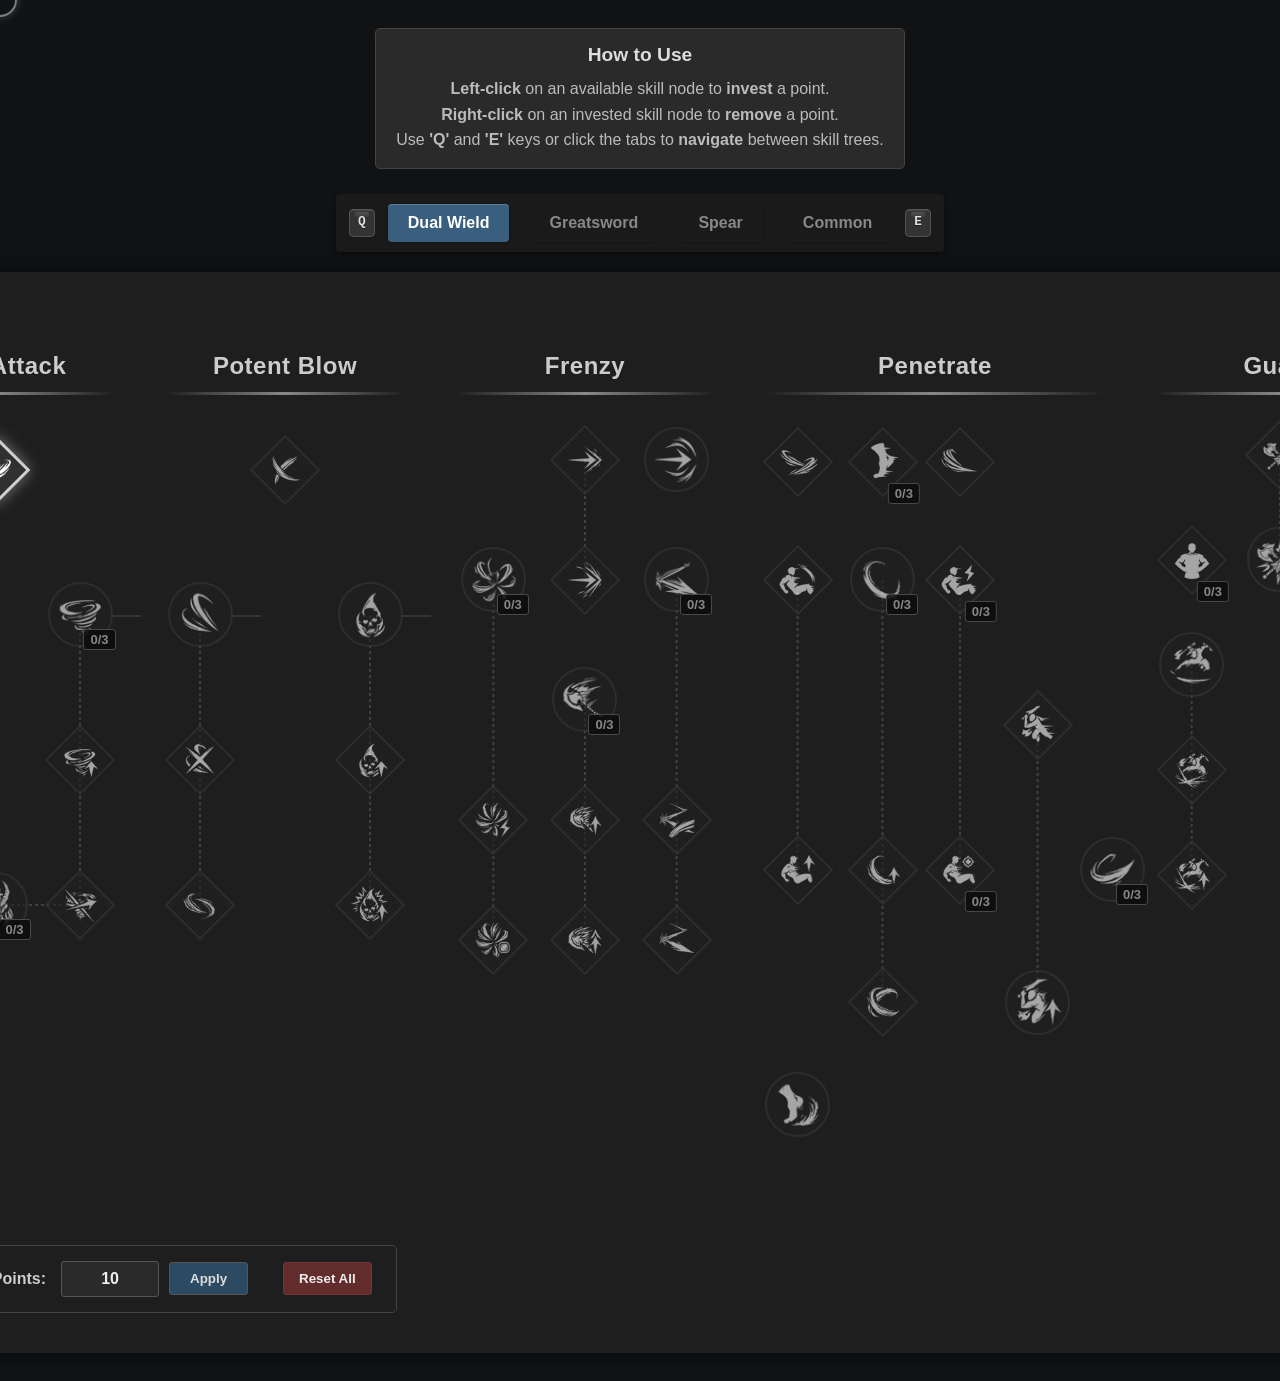
<file: index.html>
<!DOCTYPE html>
<html lang="en">
  <head>
    <meta charset="UTF-8" />
    <meta name="viewport" content="width=device-width, initial-scale=1.0" />
    <title>Khazan: Skill Tree</title>
    <link rel="stylesheet" href="style.css" />
  </head>
  <body>
    <div class="instructions">
      <h2>How to Use</h2>
      <p>
        <b>Left-click</b> on an available skill node to <b>invest</b> a
        point.<br />
        <b>Right-click</b> on an invested skill node to <b>remove</b> a
        point.<br />
        Use <b>'Q'</b> and <b>'E'</b> keys or click the tabs to
        <b>navigate</b> between skill trees.
      </p>
    </div>

    <nav class="skill-tabs">
      <div class="tab-item-wrapper">
        <span class="nav-key-hint">Q</span>
        <div class="tab-item active" data-tab-id="dual-wield">Dual Wield</div>
      </div>
      <div class="tab-item-wrapper">
        <div class="tab-item" data-tab-id="greatsword">Greatsword</div>
      </div>
      <div class="tab-item-wrapper">
        <div class="tab-item" data-tab-id="spear">Spear</div>
      </div>
      <div class="tab-item-wrapper">
        <div class="tab-item" data-tab-id="common">Common</div>
        <span class="nav-key-hint">E</span>
      </div>
    </nav>

    <div class="skill-tree-container">
      <svg id="skill-lines" class="skill-lines"></svg>

      <!-- Dual Wield Tree -->
      <div class="skill-tree-content active" id="dual-wield-tree">
        <svg class="skill-lines" id="dual-wield-lines"></svg>
        <div class="skill-columns-container" id="dual-wield-columns">
          <div class="column-wrapper">
            <h2 class="column-title">Swift Attack</h2>
            <div class="skill-column" id="column-1">
              <div
                class="skill-node node-a available highlighted"
                id="c1-a"
                data-max-points="1"
                data-current-points="0"
                data-children=""
              >
                <div class="skill-icon" data-icon="blazing-assault"></div>
              </div>
              <div
                class="skill-node node-b locked"
                id="c1-b"
                data-max-points="3"
                data-current-points="0"
                data-prereq="c1-a"
                data-children="c1-d"
                data-exclusive-with="c1-c"
              >
                <div class="skill-icon" data-icon="howling-blade"></div>
              </div>
              <div
                class="skill-node node-c locked"
                id="c1-c"
                data-max-points="3"
                data-current-points="0"
                data-prereq="c1-a"
                data-children="c1-e"
                data-exclusive-with="c1-b"
              >
                <div class="skill-icon" data-icon="whirlwind"></div>
              </div>
              <div
                class="skill-node node-d locked"
                id="c1-d"
                data-max-points="1"
                data-current-points="0"
                data-prereq="c1-b"
                data-children="c1-f"
              >
                <div
                  class="skill-icon"
                  data-icon="howling-blade-punishment"
                ></div>
              </div>
              <div
                class="skill-node node-e locked"
                id="c1-e"
                data-max-points="1"
                data-current-points="0"
                data-prereq="c1-c"
                data-children="c1-h"
              >
                <div class="skill-icon" data-icon="whirlwind-swiftness"></div>
              </div>
              <div
                class="skill-node node-f locked"
                id="c1-f"
                data-max-points="1"
                data-current-points="0"
                data-prereq="c1-d"
                data-children="c1-g"
              >
                <div class="skill-icon" data-icon="howling-blade-resolve"></div>
              </div>
              <div
                class="skill-node node-g locked"
                id="c1-g"
                data-max-points="3"
                data-current-points="0"
                data-prereq="c1-f,c1-h"
              >
                <div class="skill-icon" data-icon="phantom-sword-dance"></div>
              </div>
              <div
                class="skill-node node-h locked"
                id="c1-h"
                data-max-points="1"
                data-current-points="0"
                data-prereq="c1-e"
                data-children="c1-g"
              >
                <div class="skill-icon" data-icon="whirlwind-chain"></div>
              </div>
            </div>
          </div>

          <div class="column-wrapper">
            <h2 class="column-title">Potent Blow</h2>
            <div class="skill-column" id="column-2">
              <div
                class="skill-node node-a locked"
                id="c2-a"
                data-max-points="1"
                data-current-points="0"
                data-prereq="c1-g"
                data-children=""
              ></div>
              <div
                class="skill-node node-b locked"
                id="c2-b"
                data-max-points="1"
                data-current-points="0"
                data-prereq="c2-a"
                data-children="c2-d"
                data-exclusive-with="c2-c"
              ></div>
              <div
                class="skill-node node-c locked"
                id="c2-c"
                data-max-points="1"
                data-current-points="0"
                data-prereq="c2-a"
                data-children="c2-e"
                data-exclusive-with="c2-b"
              ></div>
              <div
                class="skill-node node-d locked"
                id="c2-d"
                data-max-points="1"
                data-current-points="0"
                data-prereq="c2-b"
                data-children="c2-f"
              >
                D
              </div>
              <div
                class="skill-node node-e locked"
                id="c2-e"
                data-max-points="1"
                data-current-points="0"
                data-prereq="c2-c"
                data-children="c2-h"
              >
                E
              </div>
              <div
                class="skill-node node-f locked"
                id="c2-f"
                data-max-points="1"
                data-current-points="0"
                data-prereq="c2-d"
                data-children=""
              >
                F
              </div>
              <div
                class="skill-node node-h locked"
                id="c2-h"
                data-max-points="1"
                data-current-points="0"
                data-prereq="c2-e"
                data-children=""
              >
                H
              </div>
            </div>
          </div>

          <div class="column-wrapper">
            <h2 class="column-title">Frenzy</h2>
            <div class="skill-column" id="column-3">
              <div
                class="skill-node node-a locked"
                id="c3-a"
                data-max-points="1"
                data-current-points="0"
                data-prereq="c2-f,c2-h"
                data-children="c3-d"
              ></div>
              <div
                class="skill-node node-b locked"
                id="c3-b"
                data-max-points="1"
                data-current-points="0"
                data-prereq="c2-f,c2-h"
                data-children=""
              ></div>
              <div
                class="skill-node node-c locked"
                id="c3-c"
                data-max-points="3"
                data-current-points="0"
                data-prereq="c3-b"
                data-children="c3-g"
              >
                C
              </div>
              <div
                class="skill-node node-d locked"
                id="c3-d"
                data-max-points="1"
                data-current-points="0"
                data-prereq="c3-a"
                data-children=""
              >
                D
              </div>
              <div
                class="skill-node node-e1 locked"
                id="c3-e"
                data-max-points="3"
                data-current-points="0"
                data-prereq="c3-b"
                data-children="c3-i"
              ></div>
              <div
                class="skill-node node-f1 locked"
                id="c3-f"
                data-max-points="3"
                data-current-points="0"
                data-prereq="c3-d"
                data-children="c3-h"
              >
                F
              </div>
              <div
                class="skill-node node-g1 locked"
                id="c3-g"
                data-max-points="1"
                data-current-points="0"
                data-prereq="c3-c"
                data-children="c3-j"
              >
                G
              </div>
              <div
                class="skill-node node-h1 locked"
                id="c3-h"
                data-max-points="1"
                data-current-points="0"
                data-prereq="c3-d"
                data-children="c3-k"
              >
                H
              </div>
              <div
                class="skill-node node-i1 locked"
                id="c3-i"
                data-max-points="1"
                data-current-points="0"
                data-prereq="c3-e"
                data-children="c3-l"
              ></div>
              <div
                class="skill-node node-j1 locked"
                id="c3-j"
                data-max-points="1"
                data-current-points="0"
                data-prereq="c3-g"
              >
                J
              </div>
              <div
                class="skill-node node-k1 locked"
                id="c3-k"
                data-max-points="1"
                data-current-points="0"
                data-prereq="c3-f,c3-h"
              >
                K
              </div>
              <div
                class="skill-node node-l1 locked"
                id="c3-l"
                data-max-points="1"
                data-current-points="0"
                data-prereq="c3-i"
              ></div>
            </div>
          </div>

          <div class="column-wrapper">
            <h2 class="column-title">Penetrate</h2>
            <div class="skill-column" id="column-4">
              <div
                class="skill-node node-a locked"
                id="c4-a"
                data-max-points="1"
                data-current-points="0"
                data-prereq="c3-k"
                data-children=""
              >
                <div class="skill-icon" data-icon="nimble-blitz"></div>
              </div>
              <div
                class="skill-node node-b4 locked"
                id="c4-b"
                data-max-points="3"
                data-current-points="0"
                data-prereq="c3-k"
                data-children=""
              >
                B
              </div>
              <div
                class="skill-node node-c4 locked"
                id="c4-c"
                data-max-points="1"
                data-current-points="0"
                data-prereq="c3-k"
                data-children=""
              >
                C
              </div>
              <div
                class="skill-node node-d locked"
                id="c4-d"
                data-max-points="1"
                data-current-points="0"
                data-prereq="c4-a"
                data-children="c4-h"
              >
                D
              </div>
              <div
                class="skill-node node-e4 locked"
                id="c4-e"
                data-max-points="3"
                data-current-points="0"
                data-prereq="c4-b,c3-k"
                data-children="c4-i"
              ></div>
              <div
                class="skill-node node-f locked"
                id="c4-f"
                data-max-points="3"
                data-current-points="0"
                data-prereq="c4-c"
                data-children="c4-j"
              >
                F
              </div>
              <div
                class="skill-node node-g4 locked"
                id="c4-g"
                data-max-points="1"
                data-current-points="0"
                data-prereq="c4-e"
                data-children="c4-m"
              >
                G
              </div>
              <div
                class="skill-node node-h locked"
                id="c4-h"
                data-max-points="1"
                data-current-points="0"
                data-prereq="c4-d"
                data-children=""
              >
                H
              </div>
              <div
                class="skill-node node-i4 locked"
                id="c4-i"
                data-max-points="1"
                data-current-points="0"
                data-prereq="c4-e"
                data-children="c4-l"
              >
                I
              </div>
              <div
                class="skill-node node-j4 locked"
                id="c4-j"
                data-max-points="3"
                data-current-points="0"
                data-prereq="c4-f"
                data-children=""
              >
                J
              </div>
              <div
                class="skill-node node-k locked"
                id="c4-k"
                data-max-points="3"
                data-current-points="0"
                data-prereq="c4-j"
                data-children=""
              ></div>
              <div
                class="skill-node node-l4 locked"
                id="c4-l"
                data-max-points="1"
                data-current-points="0"
                data-prereq="c4-g,c4-i"
                data-children=""
              >
                L
              </div>
              <div
                class="skill-node node-m locked"
                id="c4-m"
                data-max-points="1"
                data-current-points="0"
                data-prereq="c4-i,c4-k"
                data-children=""
              ></div>
              <div
                class="skill-node node-n locked"
                id="c4-n"
                data-max-points="1"
                data-current-points="0"
                data-prereq="c4-h,c4-l,c4-m"
              >
                N
              </div>
            </div>
          </div>

          <div class="column-wrapper">
            <h2 class="column-title">Guard</h2>
            <div class="skill-column" id="column-5">
              <div
                class="skill-node node-a locked"
                id="c5-a"
                data-max-points="1"
                data-current-points="0"
                data-prereq="c4-m"
                data-children="c5-c"
              ></div>
              <div
                class="skill-node node-b5 locked"
                id="c5-b"
                data-max-points="3"
                data-current-points="0"
                data-prereq="c5-a"
                data-children=""
              >
                B
              </div>
              <div
                class="skill-node node-c locked"
                id="c5-c"
                data-max-points="1"
                data-current-points="0"
                data-prereq="c5-a"
                data-children=""
              ></div>
              <div
                class="skill-node node-d5 locked"
                id="c5-d"
                data-max-points="1"
                data-current-points="0"
                data-prereq="c5-b"
                data-children="c5-f"
              ></div>
              <div
                class="skill-node node-e5 locked"
                id="c5-e"
                data-max-points="3"
                data-current-points="0"
                data-prereq="c5-c"
                data-children="c5-h"
              ></div>
              <div
                class="skill-node node-f locked"
                id="c5-f"
                data-max-points="1"
                data-current-points="0"
                data-prereq="c5-d,c5-e"
                data-children="c5-g"
              ></div>
              <div
                class="skill-node node-g5 locked"
                id="c5-g"
                data-max-points="1"
                data-current-points="0"
                data-prereq="c5-f"
                data-children=""
              >
                G
              </div>
              <div
                class="skill-node node-h locked"
                id="c5-h"
                data-max-points="1"
                data-current-points="0"
                data-prereq="c5-f"
                data-children="c5-i"
              ></div>
              <div
                class="skill-node node-i5 locked"
                id="c5-i"
                data-max-points="1"
                data-current-points="0"
                data-prereq="c5-g,c5-h"
                data-children=""
              ></div>
            </div>
          </div>
        </div>
      </div>

      <!-- Greatsword Tree -->
      <div class="skill-tree-content" id="greatsword-tree">
        <svg class="skill-lines" id="greatsword-lines"></svg>
        <div class="skill-columns-container" id="greatsword-columns">
          <div class="column-wrapper">
            <h2 class="column-title">Swift Attack</h2>
            <div class="skill-column" id="gs-column-0">
              <div
                class="skill-node node-a available"
                id="gs0-a"
                data-max-points="1"
                data-current-points="0"
                data-prereq=""
                data-children="gs0-b,gs0-c"
              >
                A
              </div>
              <div
                class="skill-node node-b locked"
                id="gs0-b"
                data-max-points="3"
                data-current-points="0"
                data-prereq="gs0-a"
                data-children="gs0-d"
              >
                B
              </div>
              <div
                class="skill-node node-c locked"
                id="gs0-c"
                data-max-points="3"
                data-current-points="0"
                data-prereq="gs0-a"
                data-children="gs0-e"
              >
                C
              </div>
              <div
                class="skill-node node-d locked"
                id="gs0-d"
                data-max-points="1"
                data-current-points="0"
                data-prereq="gs0-b"
                data-children="gs0-f"
              >
                D
              </div>
              <div
                class="skill-node node-e locked"
                id="gs0-e"
                data-max-points="1"
                data-current-points="0"
                data-prereq="gs0-c"
                data-children=""
              >
                E
              </div>
              <div
                class="skill-node node-f locked"
                id="gs0-f"
                data-max-points="1"
                data-current-points="0"
                data-prereq="gs0-d"
                data-children="gs0-g,gs0-h"
              >
                F
              </div>
              <div
                class="skill-node node-g locked"
                id="gs0-g"
                data-max-points="1"
                data-current-points="0"
                data-prereq="gs0-f"
                data-children="gs1-a"
              >
                G
              </div>
              <div
                class="skill-node node-h locked"
                id="gs0-h"
                data-max-points="3"
                data-current-points="0"
                data-prereq="gs0-f"
                data-children=""
              >
                H
              </div>
            </div>
          </div>

          <div class="column-wrapper">
            <h2 class="column-title">Potent Blow</h2>
            <div class="skill-column" id="gs-column-1">
              <div
                class="skill-node node-a locked"
                id="gs1-a"
                data-max-points="1"
                data-current-points="0"
                data-prereq="gs0-g"
                data-children="gs1-b,gs1-c"
              >
                A
              </div>
              <div
                class="skill-node node-b locked"
                id="gs1-b"
                data-max-points="3"
                data-current-points="0"
                data-prereq="gs1-a"
                data-children="gs1-d"
              >
                B
              </div>
              <div
                class="skill-node node-c locked"
                id="gs1-c"
                data-max-points="3"
                data-current-points="0"
                data-prereq="gs1-a"
                data-children="gs1-e"
              >
                C
              </div>
              <div
                class="skill-node node-d locked"
                id="gs1-d"
                data-max-points="1"
                data-current-points="0"
                data-prereq="gs1-b"
                data-children="gs1-f"
              >
                D
              </div>
              <div
                class="skill-node node-e locked"
                id="gs1-e"
                data-max-points="1"
                data-current-points="0"
                data-prereq="gs1-c"
                data-children="gs1-h"
              >
                E
              </div>
              <div
                class="skill-node node-f locked"
                id="gs1-f"
                data-max-points="1"
                data-current-points="0"
                data-prereq="gs1-d"
              >
                F
              </div>
              <div
                class="skill-node node-h locked"
                id="gs1-h"
                data-max-points="1"
                data-current-points="0"
                data-prereq="gs1-e"
              >
                H
              </div>
            </div>
          </div>

          <div class="column-wrapper">
            <h2 class="column-title">Unbreakable</h2>
            <div class="skill-column" id="gs-column-2">
              <div
                class="skill-node node-a locked"
                id="gs2-a"
                data-max-points="1"
                data-current-points="0"
                data-prereq="gs1-f,gs1-h"
                data-children="gs2-b,gs2-c"
              >
                A
              </div>
              <div
                class="skill-node node-b locked"
                id="gs2-b"
                data-max-points="3"
                data-current-points="0"
                data-prereq="gs2-a"
              >
                B
              </div>
              <div
                class="skill-node node-c locked"
                id="gs2-c"
                data-max-points="3"
                data-current-points="0"
                data-prereq="gs2-a"
                data-children="gs2-d,gs2-e"
              >
                C
              </div>
              <div
                class="skill-node node-d locked"
                id="gs2-d"
                data-max-points="1"
                data-current-points="0"
                data-prereq="gs2-c"
                data-children="gs2-f"
              >
                D
              </div>
              <div
                class="skill-node node-e locked"
                id="gs2-e"
                data-max-points="1"
                data-current-points="0"
                data-prereq="gs2-c"
                data-children="gs2-g,gs2-h"
              >
                E
              </div>
              <div
                class="skill-node node-f locked"
                id="gs2-f"
                data-max-points="1"
                data-current-points="0"
                data-prereq="gs2-d"
              >
                F
              </div>
              <div
                class="skill-node node-g locked"
                id="gs2-g"
                data-max-points="1"
                data-current-points="0"
                data-prereq="gs2-e"
              >
                G
              </div>
              <div
                class="skill-node node-h locked"
                id="gs2-h"
                data-max-points="1"
                data-current-points="0"
                data-prereq="gs2-e"
              >
                H
              </div>
            </div>
          </div>

          <div class="column-wrapper">
            <h2 class="column-title">Overrun</h2>
            <div class="skill-column" id="gs-column-3">
              <div
                class="skill-node node-a locked"
                id="gs3-a"
                data-max-points="1"
                data-current-points="0"
                data-prereq="gs2-f,gs2-g,gs2-h"
                data-children="gs3-b,gs3-c,gs3-d"
              >
                A
              </div>
              <div
                class="skill-node node-b locked"
                id="gs3-b"
                data-max-points="3"
                data-current-points="0"
                data-prereq="gs3-a"
                data-children="gs3-e"
              >
                B
              </div>
              <div
                class="skill-node node-c locked"
                id="gs3-c"
                data-max-points="3"
                data-current-points="0"
                data-prereq="gs3-a"
                data-children="gs3-f"
              >
                C
              </div>
              <div
                class="skill-node node-d locked"
                id="gs3-d"
                data-max-points="1"
                data-current-points="0"
                data-prereq="gs3-a"
              >
                D
              </div>
              <div
                class="skill-node node-e locked"
                id="gs3-e"
                data-max-points="1"
                data-current-points="0"
                data-prereq="gs3-b"
                data-children="gs3-g"
              >
                E
              </div>
              <div
                class="skill-node node-f locked"
                id="gs3-f"
                data-max-points="1"
                data-current-points="0"
                data-prereq="gs3-c"
              >
                F
              </div>
              <div
                class="skill-node node-g locked"
                id="gs3-g"
                data-max-points="1"
                data-current-points="0"
                data-prereq="gs3-e"
                data-children="gs4-a"
              >
                G
              </div>
            </div>
          </div>

          <div class="column-wrapper">
            <h2 class="column-title">Guard</h2>
            <div class="skill-column" id="gs-column-4">
              <div
                class="skill-node node-a locked"
                id="gs4-a"
                data-max-points="1"
                data-current-points="0"
                data-prereq="gs3-g"
                data-children="gs4-b"
              >
                A
              </div>
              <div
                class="skill-node node-b locked"
                id="gs4-b"
                data-max-points="3"
                data-current-points="0"
                data-prereq="gs4-a"
                data-children="gs4-c,gs4-d"
              >
                B
              </div>
              <div
                class="skill-node node-c locked"
                id="gs4-c"
                data-max-points="3"
                data-current-points="0"
                data-prereq="gs4-b"
                data-children="gs4-e,gs4-f"
              >
                C
              </div>
              <div
                class="skill-node node-d locked"
                id="gs4-d"
                data-max-points="1"
                data-current-points="0"
                data-prereq="gs4-b"
              >
                D
              </div>
              <div
                class="skill-node node-e locked"
                id="gs4-e"
                data-max-points="3"
                data-current-points="0"
                data-prereq="gs4-c"
                data-children="gs4-g"
              >
                E
              </div>
              <div
                class="skill-node node-f locked"
                id="gs4-f"
                data-max-points="1"
                data-current-points="0"
                data-prereq="gs4-c"
              >
                F
              </div>
              <div
                class="skill-node node-g locked"
                id="gs4-g"
                data-max-points="1"
                data-current-points="0"
                data-prereq="gs4-e"
              >
                G
              </div>
            </div>
          </div>
        </div>
      </div>

      <!-- Empty Spear Tree as placeholder -->
      <div class="skill-tree-content" id="spear-tree">
        <svg class="skill-lines" id="spear-lines"></svg>
        <div class="skill-columns-container" id="spear-columns">
          <div class="column-wrapper">
            <h2 class="column-title">Spear Tree Coming Soon</h2>
          </div>
        </div>
      </div>

      <!-- Empty Common Tree as placeholder -->
      <div class="skill-tree-content" id="common-tree">
        <svg class="skill-lines" id="common-lines"></svg>
        <div class="skill-columns-container" id="common-columns">
          <div class="column-wrapper">
            <h2 class="column-title">Common Tree Coming Soon</h2>
          </div>
        </div>
      </div>

      <div class="points-control">
        <label for="available-points-input">Available Skill Points: </label>
        <div class="points-controls-wrapper">
          <input
            type="number"
            id="available-points-input"
            min="0"
            max="350"
            value="10"
          />
          <button id="apply-points" title="Apply">Apply</button>
        </div>
        <button id="reset-all-points" title="Reset all invested points">
          Reset All
        </button>
      </div>

      <!-- Update the available points display -->
      <div id="available-points" class="skill-points">
        Points: <span>10</span>
      </div>
    </div>

    <div class="skill-tooltip" id="skill-tooltip">
      <div class="tooltip-header">
        <div class="tooltip-title">Skill Name</div>
        <div class="tooltip-type">Type</div>
      </div>
      <div class="tooltip-description">Skill description goes here.</div>
      <div class="tooltip-requirements">Requirements: None</div>
    </div>

    <script src="script.js"></script>
  </body>
</html>
</file>
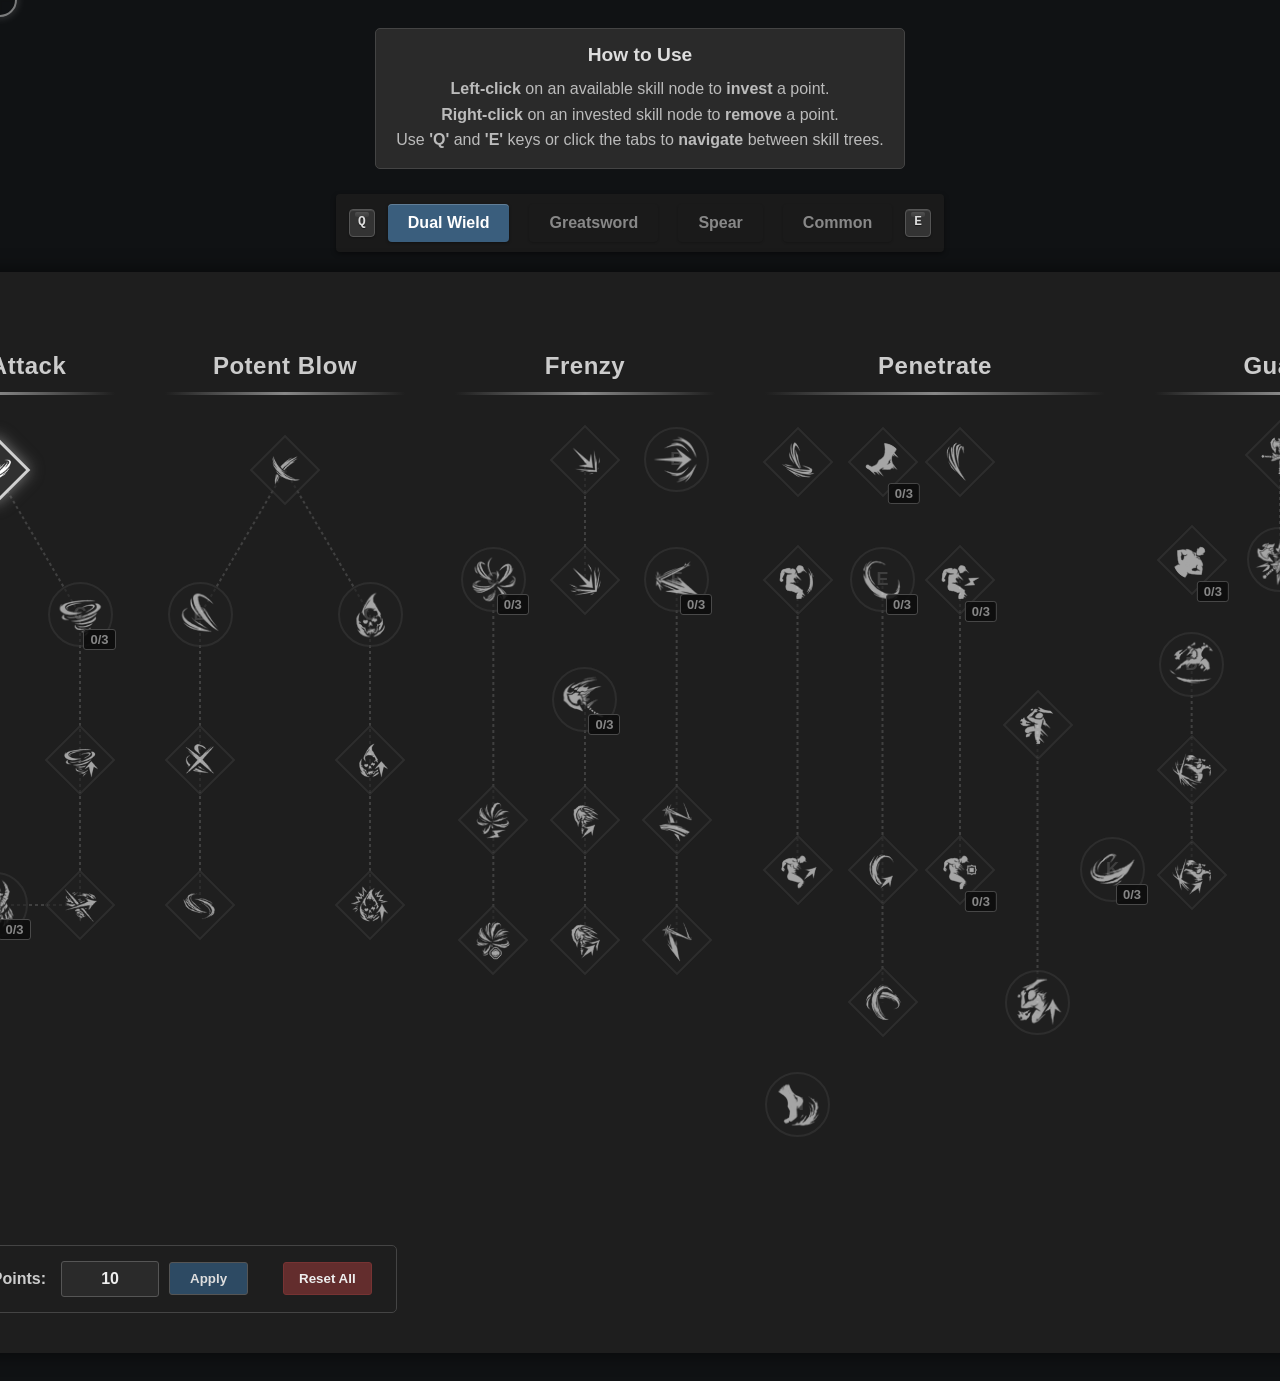
<file: Khazan2.html>
<!DOCTYPE html>
<html lang="en">
  <head>
    <meta charset="UTF-8" />
    <meta name="viewport" content="width=device-width, initial-scale=1.0" />
    <title>Skill Tree - Tabs</title>
    <link rel="stylesheet" href="style.css" />
  </head>
  <body>
    <div class="instructions">
      <h2>How to Use</h2>
      <p>
        <b>Left-click</b> on an available skill node to <b>invest</b> a
        point.<br />
        <b>Right-click</b> on an invested skill node to <b>remove</b> a
        point.<br />
        Use <b>'Q'</b> and <b>'E'</b> keys or click the tabs to
        <b>navigate</b> between skill trees.
      </p>
    </div>

    <nav class="skill-tabs">
      <div class="tab-item-wrapper">
        <span class="nav-key-hint">Q</span>
        <div class="tab-item active" data-tab-id="dual-wield">Dual Wield</div>
      </div>
      <div class="tab-item-wrapper">
        <div class="tab-item" data-tab-id="greatsword">Greatsword</div>
      </div>
      <div class="tab-item-wrapper">
        <div class="tab-item" data-tab-id="spear">Spear</div>
      </div>
      <div class="tab-item-wrapper">
        <div class="tab-item" data-tab-id="common">Common</div>
        <span class="nav-key-hint">E</span>
      </div>
    </nav>

    <div class="skill-tree-container">
      <svg id="skill-lines" class="skill-lines"></svg>

      <!-- Dual Wield Tree -->
      <div class="skill-tree-content active" id="dual-wield-tree">
        <svg class="skill-lines" id="dual-wield-lines"></svg>
        <div class="skill-columns-container" id="dual-wield-columns">
          <div class="column-wrapper">
            <h2 class="column-title">Swift Attack</h2>
            <div class="skill-column" id="column-1">
              <div
                class="skill-node node-a available highlighted"
                id="c1-a"
                data-max-points="1"
                data-current-points="0"
                data-children="c1-b,c1-c"
              >
                A
              </div>
              <div
                class="skill-node node-b locked"
                id="c1-b"
                data-max-points="3"
                data-current-points="0"
                data-prereq="c1-a"
                data-children="c1-d"
              >
                B
              </div>
              <div
                class="skill-node node-c locked"
                id="c1-c"
                data-max-points="3"
                data-current-points="0"
                data-prereq="c1-a"
                data-children="c1-e"
              >
                C
              </div>
              <div
                class="skill-node node-d locked"
                id="c1-d"
                data-max-points="1"
                data-current-points="0"
                data-prereq="c1-b"
                data-children="c1-f"
              >
                D
              </div>
              <div
                class="skill-node node-e locked"
                id="c1-e"
                data-max-points="1"
                data-current-points="0"
                data-prereq="c1-c"
                data-children="c1-h"
              >
                E
              </div>
              <div
                class="skill-node node-f locked"
                id="c1-f"
                data-max-points="1"
                data-current-points="0"
                data-prereq="c1-d"
                data-children="c1-g"
              >
                F
              </div>
              <div
                class="skill-node node-g locked"
                id="c1-g"
                data-max-points="3"
                data-current-points="0"
                data-prereq="c1-f,c1-h"
              >
                G
              </div>
              <div
                class="skill-node node-h locked"
                id="c1-h"
                data-max-points="1"
                data-current-points="0"
                data-prereq="c1-e"
                data-children="c1-g"
              >
                H
              </div>
            </div>
          </div>

          <div class="column-wrapper">
            <h2 class="column-title">Potent Blow</h2>
            <div class="skill-column" id="column-2">
              <div
                class="skill-node node-a locked"
                id="c2-a"
                data-max-points="1"
                data-current-points="0"
                data-prereq="c1-g"
                data-children="c2-b,c2-c"
              >
                A
              </div>
              <div
                class="skill-node node-b locked"
                id="c2-b"
                data-max-points="1"
                data-current-points="0"
                data-prereq="c2-a"
                data-children="c2-d"
              >
                B
              </div>
              <div
                class="skill-node node-c locked"
                id="c2-c"
                data-max-points="1"
                data-current-points="0"
                data-prereq="c2-a"
                data-children="c2-e"
              >
                C
              </div>
              <div
                class="skill-node node-d locked"
                id="c2-d"
                data-max-points="1"
                data-current-points="0"
                data-prereq="c2-b"
                data-children="c2-f"
              >
                D
              </div>
              <div
                class="skill-node node-e locked"
                id="c2-e"
                data-max-points="1"
                data-current-points="0"
                data-prereq="c2-c"
                data-children="c2-h"
              >
                E
              </div>
              <div
                class="skill-node node-f locked"
                id="c2-f"
                data-max-points="1"
                data-current-points="0"
                data-prereq="c2-d"
                data-children=""
              >
                F
              </div>
              <div
                class="skill-node node-h locked"
                id="c2-h"
                data-max-points="1"
                data-current-points="0"
                data-prereq="c2-e"
                data-children=""
              >
                H
              </div>
            </div>
          </div>

          <div class="column-wrapper">
            <h2 class="column-title">Frenzy</h2>
            <div class="skill-column" id="column-3">
              <div
                class="skill-node locked"
                id="c3-a"
                data-max-points="1"
                data-current-points="0"
                data-prereq="c2-f,c2-h"
                data-children="c3-d"
              >
                A
              </div>
              <div
                class="skill-node locked"
                id="c3-b"
                data-max-points="1"
                data-current-points="0"
                data-prereq="c2-f,c2-h"
                data-children=""
              >
                B
              </div>
              <div
                class="skill-node locked"
                id="c3-c"
                data-max-points="3"
                data-current-points="0"
                data-prereq="c3-b"
                data-children="c3-g"
              >
                C
              </div>
              <div
                class="skill-node locked"
                id="c3-d"
                data-max-points="1"
                data-current-points="0"
                data-prereq="c3-a"
                data-children=""
              >
                D
              </div>
              <div
                class="skill-node locked"
                id="c3-e"
                data-max-points="3"
                data-current-points="0"
                data-prereq="c3-b"
                data-children="c3-i"
              >
                E
              </div>
              <div
                class="skill-node locked"
                id="c3-f"
                data-max-points="3"
                data-current-points="0"
                data-prereq="c3-d"
                data-children="c3-h"
              >
                F
              </div>
              <div
                class="skill-node locked"
                id="c3-g"
                data-max-points="1"
                data-current-points="0"
                data-prereq="c3-c"
                data-children="c3-j"
              >
                G
              </div>
              <div
                class="skill-node locked"
                id="c3-h"
                data-max-points="1"
                data-current-points="0"
                data-prereq="c3-d"
                data-children="c3-k"
              >
                H
              </div>
              <div
                class="skill-node locked"
                id="c3-i"
                data-max-points="1"
                data-current-points="0"
                data-prereq="c3-e"
                data-children="c3-l"
              >
                I
              </div>
              <div
                class="skill-node locked"
                id="c3-j"
                data-max-points="1"
                data-current-points="0"
                data-prereq="c3-g"
              >
                J
              </div>
              <div
                class="skill-node locked"
                id="c3-k"
                data-max-points="1"
                data-current-points="0"
                data-prereq="c3-f,c3-h"
              >
                K
              </div>
              <div
                class="skill-node locked"
                id="c3-l"
                data-max-points="1"
                data-current-points="0"
                data-prereq="c3-i"
              >
                L
              </div>
            </div>
          </div>

          <div class="column-wrapper">
            <h2 class="column-title">Penetrate</h2>
            <div class="skill-column" id="column-4">
              <div
                class="skill-node locked"
                id="c4-a"
                data-max-points="1"
                data-current-points="0"
                data-prereq="c3-k"
                data-children=""
              >
                A
              </div>
              <div
                class="skill-node locked"
                id="c4-b"
                data-max-points="3"
                data-current-points="0"
                data-prereq="c3-k"
                data-children=""
              >
                B
              </div>
              <div
                class="skill-node locked"
                id="c4-c"
                data-max-points="1"
                data-current-points="0"
                data-prereq="c3-k"
                data-children=""
              >
                C
              </div>
              <div
                class="skill-node locked"
                id="c4-d"
                data-max-points="1"
                data-current-points="0"
                data-prereq="c4-a"
                data-children="c4-h"
              >
                D
              </div>
              <div
                class="skill-node locked"
                id="c4-e"
                data-max-points="3"
                data-current-points="0"
                data-prereq="c4-b,c3-k"
                data-children="c4-i"
              >
                E
              </div>
              <div
                class="skill-node locked"
                id="c4-f"
                data-max-points="3"
                data-current-points="0"
                data-prereq="c4-c"
                data-children="c4-j"
              >
                F
              </div>
              <div
                class="skill-node locked"
                id="c4-g"
                data-max-points="1"
                data-current-points="0"
                data-prereq="c4-e"
                data-children="c4-m"
              >
                G
              </div>
              <div
                class="skill-node locked"
                id="c4-h"
                data-max-points="1"
                data-current-points="0"
                data-prereq="c4-d"
                data-children=""
              >
                H
              </div>
              <div
                class="skill-node locked"
                id="c4-i"
                data-max-points="1"
                data-current-points="0"
                data-prereq="c4-e"
                data-children="c4-l"
              >
                I
              </div>
              <div
                class="skill-node locked"
                id="c4-j"
                data-max-points="3"
                data-current-points="0"
                data-prereq="c4-f"
                data-children=""
              >
                J
              </div>
              <div
                class="skill-node locked"
                id="c4-k"
                data-max-points="3"
                data-current-points="0"
                data-prereq="c4-j"
                data-children=""
              >
                K
              </div>
              <div
                class="skill-node locked"
                id="c4-l"
                data-max-points="1"
                data-current-points="0"
                data-prereq="c4-g,c4-i"
                data-children=""
              >
                L
              </div>
              <div
                class="skill-node locked"
                id="c4-m"
                data-max-points="1"
                data-current-points="0"
                data-prereq="c4-i,c4-k"
                data-children=""
              >
                M
              </div>
              <div
                class="skill-node locked"
                id="c4-n"
                data-max-points="1"
                data-current-points="0"
                data-prereq="c4-h,c4-l,c4-m"
              >
                N
              </div>
            </div>
          </div>

          <div class="column-wrapper">
            <h2 class="column-title">Guard</h2>
            <div class="skill-column" id="column-5">
              <div
                class="skill-node locked"
                id="c5-a"
                data-max-points="1"
                data-current-points="0"
                data-prereq="c4-m"
                data-children="c5-c"
              >
                A
              </div>
              <div
                class="skill-node locked"
                id="c5-b"
                data-max-points="3"
                data-current-points="0"
                data-prereq="c5-a"
                data-children=""
              >
                B
              </div>
              <div
                class="skill-node locked"
                id="c5-c"
                data-max-points="1"
                data-current-points="0"
                data-prereq="c5-a"
                data-children=""
              >
                C
              </div>
              <div
                class="skill-node locked"
                id="c5-d"
                data-max-points="1"
                data-current-points="0"
                data-prereq="c5-b"
                data-children="c5-f"
              >
                D
              </div>
              <div
                class="skill-node locked"
                id="c5-e"
                data-max-points="3"
                data-current-points="0"
                data-prereq="c5-c"
                data-children="c5-h"
              >
                E
              </div>
              <div
                class="skill-node locked"
                id="c5-f"
                data-max-points="1"
                data-current-points="0"
                data-prereq="c5-d,c5-e"
                data-children="c5-g"
              >
                F
              </div>
              <div
                class="skill-node locked"
                id="c5-g"
                data-max-points="1"
                data-current-points="0"
                data-prereq="c5-f"
                data-children=""
              >
                G
              </div>
              <div
                class="skill-node locked"
                id="c5-h"
                data-max-points="1"
                data-current-points="0"
                data-prereq="c5-f"
                data-children="c5-i"
              >
                H
              </div>
              <div
                class="skill-node locked"
                id="c5-i"
                data-max-points="1"
                data-current-points="0"
                data-prereq="c5-g,c5-h"
                data-children=""
              >
                I
              </div>
            </div>
          </div>
        </div>
      </div>

      <!-- Greatsword Tree -->
      <div class="skill-tree-content" id="greatsword-tree">
        <svg class="skill-lines" id="greatsword-lines"></svg>
        <div class="skill-columns-container" id="greatsword-columns">
          <div class="column-wrapper">
            <h2 class="column-title">Swift Attack</h2>
            <div class="skill-column" id="gs-column-0">
              <div
                class="skill-node node-a available"
                id="gs0-a"
                data-max-points="1"
                data-current-points="0"
                data-prereq=""
                data-children="gs0-b,gs0-c"
              >
                A
              </div>
              <div
                class="skill-node node-b locked"
                id="gs0-b"
                data-max-points="3"
                data-current-points="0"
                data-prereq="gs0-a"
                data-children="gs0-d"
              >
                B
              </div>
              <div
                class="skill-node node-c locked"
                id="gs0-c"
                data-max-points="3"
                data-current-points="0"
                data-prereq="gs0-a"
                data-children="gs0-e"
              >
                C
              </div>
              <div
                class="skill-node node-d locked"
                id="gs0-d"
                data-max-points="1"
                data-current-points="0"
                data-prereq="gs0-b"
                data-children="gs0-f"
              >
                D
              </div>
              <div
                class="skill-node node-e locked"
                id="gs0-e"
                data-max-points="1"
                data-current-points="0"
                data-prereq="gs0-c"
                data-children=""
              >
                E
              </div>
              <div
                class="skill-node node-f locked"
                id="gs0-f"
                data-max-points="1"
                data-current-points="0"
                data-prereq="gs0-d"
                data-children="gs0-g,gs0-h"
              >
                F
              </div>
              <div
                class="skill-node node-g locked"
                id="gs0-g"
                data-max-points="1"
                data-current-points="0"
                data-prereq="gs0-f"
                data-children="gs1-a"
              >
                G
              </div>
              <div
                class="skill-node node-h locked"
                id="gs0-h"
                data-max-points="3"
                data-current-points="0"
                data-prereq="gs0-f"
                data-children=""
              >
                H
              </div>
            </div>
          </div>

          <div class="column-wrapper">
            <h2 class="column-title">Potent Blow</h2>
            <div class="skill-column" id="gs-column-1">
              <div
                class="skill-node node-a locked"
                id="gs1-a"
                data-max-points="1"
                data-current-points="0"
                data-prereq="gs0-g"
                data-children="gs1-b,gs1-c"
              >
                A
              </div>
              <div
                class="skill-node node-b locked"
                id="gs1-b"
                data-max-points="3"
                data-current-points="0"
                data-prereq="gs1-a"
                data-children="gs1-d"
              >
                B
              </div>
              <div
                class="skill-node node-c locked"
                id="gs1-c"
                data-max-points="3"
                data-current-points="0"
                data-prereq="gs1-a"
                data-children="gs1-e"
              >
                C
              </div>
              <div
                class="skill-node node-d locked"
                id="gs1-d"
                data-max-points="1"
                data-current-points="0"
                data-prereq="gs1-b"
                data-children="gs1-f"
              >
                D
              </div>
              <div
                class="skill-node node-e locked"
                id="gs1-e"
                data-max-points="1"
                data-current-points="0"
                data-prereq="gs1-c"
                data-children="gs1-h"
              >
                E
              </div>
              <div
                class="skill-node node-f locked"
                id="gs1-f"
                data-max-points="1"
                data-current-points="0"
                data-prereq="gs1-d"
              >
                F
              </div>
              <div
                class="skill-node node-h locked"
                id="gs1-h"
                data-max-points="1"
                data-current-points="0"
                data-prereq="gs1-e"
              >
                H
              </div>
            </div>
          </div>

          <div class="column-wrapper">
            <h2 class="column-title">Unbreakable</h2>
            <div class="skill-column" id="gs-column-2">
              <div
                class="skill-node node-a locked"
                id="gs2-a"
                data-max-points="1"
                data-current-points="0"
                data-prereq="gs1-f,gs1-h"
                data-children="gs2-b,gs2-c"
              >
                A
              </div>
              <div
                class="skill-node node-b locked"
                id="gs2-b"
                data-max-points="3"
                data-current-points="0"
                data-prereq="gs2-a"
              >
                B
              </div>
              <div
                class="skill-node node-c locked"
                id="gs2-c"
                data-max-points="3"
                data-current-points="0"
                data-prereq="gs2-a"
                data-children="gs2-d,gs2-e"
              >
                C
              </div>
              <div
                class="skill-node node-d locked"
                id="gs2-d"
                data-max-points="1"
                data-current-points="0"
                data-prereq="gs2-c"
                data-children="gs2-f"
              >
                D
              </div>
              <div
                class="skill-node node-e locked"
                id="gs2-e"
                data-max-points="1"
                data-current-points="0"
                data-prereq="gs2-c"
                data-children="gs2-g,gs2-h"
              >
                E
              </div>
              <div
                class="skill-node node-f locked"
                id="gs2-f"
                data-max-points="1"
                data-current-points="0"
                data-prereq="gs2-d"
              >
                F
              </div>
              <div
                class="skill-node node-g locked"
                id="gs2-g"
                data-max-points="1"
                data-current-points="0"
                data-prereq="gs2-e"
              >
                G
              </div>
              <div
                class="skill-node node-h locked"
                id="gs2-h"
                data-max-points="1"
                data-current-points="0"
                data-prereq="gs2-e"
              >
                H
              </div>
            </div>
          </div>

          <div class="column-wrapper">
            <h2 class="column-title">Overrun</h2>
            <div class="skill-column" id="gs-column-3">
              <div
                class="skill-node node-a locked"
                id="gs3-a"
                data-max-points="1"
                data-current-points="0"
                data-prereq="gs2-f,gs2-g,gs2-h"
                data-children="gs3-b,gs3-c,gs3-d"
              >
                A
              </div>
              <div
                class="skill-node node-b locked"
                id="gs3-b"
                data-max-points="3"
                data-current-points="0"
                data-prereq="gs3-a"
                data-children="gs3-e"
              >
                B
              </div>
              <div
                class="skill-node node-c locked"
                id="gs3-c"
                data-max-points="3"
                data-current-points="0"
                data-prereq="gs3-a"
                data-children="gs3-f"
              >
                C
              </div>
              <div
                class="skill-node node-d locked"
                id="gs3-d"
                data-max-points="1"
                data-current-points="0"
                data-prereq="gs3-a"
              >
                D
              </div>
              <div
                class="skill-node node-e locked"
                id="gs3-e"
                data-max-points="1"
                data-current-points="0"
                data-prereq="gs3-b"
                data-children="gs3-g"
              >
                E
              </div>
              <div
                class="skill-node node-f locked"
                id="gs3-f"
                data-max-points="1"
                data-current-points="0"
                data-prereq="gs3-c"
              >
                F
              </div>
              <div
                class="skill-node node-g locked"
                id="gs3-g"
                data-max-points="1"
                data-current-points="0"
                data-prereq="gs3-e"
                data-children="gs4-a"
              >
                G
              </div>
            </div>
          </div>

          <div class="column-wrapper">
            <h2 class="column-title">Guard</h2>
            <div class="skill-column" id="gs-column-4">
              <div
                class="skill-node node-a locked"
                id="gs4-a"
                data-max-points="1"
                data-current-points="0"
                data-prereq="gs3-g"
                data-children="gs4-b"
              >
                A
              </div>
              <div
                class="skill-node node-b locked"
                id="gs4-b"
                data-max-points="3"
                data-current-points="0"
                data-prereq="gs4-a"
                data-children="gs4-c,gs4-d"
              >
                B
              </div>
              <div
                class="skill-node node-c locked"
                id="gs4-c"
                data-max-points="3"
                data-current-points="0"
                data-prereq="gs4-b"
                data-children="gs4-e,gs4-f"
              >
                C
              </div>
              <div
                class="skill-node node-d locked"
                id="gs4-d"
                data-max-points="1"
                data-current-points="0"
                data-prereq="gs4-b"
              >
                D
              </div>
              <div
                class="skill-node node-e locked"
                id="gs4-e"
                data-max-points="3"
                data-current-points="0"
                data-prereq="gs4-c"
                data-children="gs4-g"
              >
                E
              </div>
              <div
                class="skill-node node-f locked"
                id="gs4-f"
                data-max-points="1"
                data-current-points="0"
                data-prereq="gs4-c"
              >
                F
              </div>
              <div
                class="skill-node node-g locked"
                id="gs4-g"
                data-max-points="1"
                data-current-points="0"
                data-prereq="gs4-e"
              >
                G
              </div>
            </div>
          </div>
        </div>
      </div>

      <!-- Empty Spear Tree as placeholder -->
      <div class="skill-tree-content" id="spear-tree">
        <svg class="skill-lines" id="spear-lines"></svg>
        <div class="skill-columns-container" id="spear-columns">
          <div class="column-wrapper">
            <h2 class="column-title">Spear Tree Coming Soon</h2>
          </div>
        </div>
      </div>

      <!-- Empty Common Tree as placeholder -->
      <div class="skill-tree-content" id="common-tree">
        <svg class="skill-lines" id="common-lines"></svg>
        <div class="skill-columns-container" id="common-columns">
          <div class="column-wrapper">
            <h2 class="column-title">Common Tree Coming Soon</h2>
          </div>
        </div>
      </div>

      <div class="points-control">
        <label for="available-points-input">Available Skill Points: </label>
        <div class="points-controls-wrapper">
          <input
            type="number"
            id="available-points-input"
            min="0"
            max="350"
            value="10"
          />
          <button id="apply-points" title="Apply">Apply</button>
        </div>
        <button id="reset-all-points" title="Reset all invested points">
          Reset All
        </button>
      </div>

      <!-- Update the available points display -->
      <div id="available-points" class="skill-points">
        Points: <span>10</span>
      </div>
    </div>

    <script src="script.js"></script>
  </body>
</html>
</file>
<file: style.css>
/* --- Keep previous body styles --- */
body {
    background-color: #101214;
    color: #a0a0a0;
    font-family: 'Segoe UI', Tahoma, Geneva, Verdana, sans-serif;
    display: flex;
    justify-content: center; /* Center the container if it's not full width */
    align-items: flex-start;
    padding: 50px 20px;
    min-height: 100vh;
    display: flex;
    flex-direction: column; /* Stack nav and container */
    align-items: center; /* Center items horizontally */
    padding: 20px; /* Adjust overall padding */
}

/* Custom cursor styling to match the skill node design */
body {
    cursor: url('data:image/svg+xml;utf8,<svg xmlns="http://www.w3.org/2000/svg" width="32" height="32" viewBox="0 0 32 32"><circle cx="16" cy="16" r="14" fill="none" stroke="%23aaaaaa" stroke-width="2" opacity="0.8"/><circle cx="16" cy="16" r="3" fill="%23ffffff" opacity="0.8"/></svg>') 16 16, auto;
  }
  
  /* Different cursor for clickable elements */
  .skill-node:not(.locked):not(.path-locked),
  button,
  .tab-item,
  a {
    cursor: url('data:image/svg+xml;utf8,<svg xmlns="http://www.w3.org/2000/svg" width="32" height="32" viewBox="0 0 32 32"><circle cx="16" cy="16" r="14" fill="none" stroke="%236a8caf" stroke-width="2" opacity="0.9"/><circle cx="16" cy="16" r="4" fill="%238aacdf" opacity="0.8"/></svg>') 16 16, pointer;
  }
  
  /* For locked nodes, show a different cursor */
  .skill-node.locked,
  .skill-node.path-locked {
    cursor: url('data:image/svg+xml;utf8,<svg xmlns="http://www.w3.org/2000/svg" width="32" height="32" viewBox="0 0 32 32"><circle cx="16" cy="16" r="14" fill="none" stroke="%23772222" stroke-width="2" opacity="0.8"/><path d="M22 10 L10 22 M10 10 L22 22" stroke="%23772222" stroke-width="2"/></svg>') 16 16, not-allowed;
  }
  
  /* For when a node is active/selected */
  .skill-node.highlighted {
    cursor: url('data:image/svg+xml;utf8,<svg xmlns="http://www.w3.org/2000/svg" width="32" height="32" viewBox="0 0 32 32"><circle cx="16" cy="16" r="14" fill="none" stroke="%23ffffff" stroke-width="3" opacity="1"/><circle cx="16" cy="16" r="5" fill="%23ffffff" opacity="0.6"/></svg>') 16 16, pointer;
  }
  
  /* Alternative option - using a "follow circle" cursor that follows the mouse */
  .cursor-follower {
    position: fixed;
    width: 30px;
    height: 30px;
    border: 2px solid rgba(170, 170, 170, 0.7);
    border-radius: 50%;
    transform: translate(-50%, -50%);
    pointer-events: none;
    z-index: 9999;
    box-shadow: 0 0 10px rgba(255, 255, 255, 0.2);
    backdrop-filter: blur(1px);
    transition: width 0.2s, height 0.2s, border-color 0.2s;
  }
  
  .cursor-follower.active {
    width: 40px;
    height: 40px;
    border-color: rgba(170, 200, 255, 0.9);
    box-shadow: 0 0 15px rgba(170, 200, 255, 0.4);
  }

/* Tab Navigation Bar */
.skill-tabs {
    display: flex;
    justify-content: center;
    background-color: #1a1a1a;
    padding: 10px 0;
    margin-bottom: 20px; /* Space between tabs and tree container */
    border-radius: 4px;
    width: fit-content; /* Size to content */
    box-shadow: 0 2px 5px rgba(0,0,0,0.4);
}

.tab-item {
    padding: 10px 25px;
    color: #888;
    cursor: pointer;
    font-weight: 600;
    transition: color 0.2s ease, background-color 0.2s ease;
    border-radius: 4px; /* Optional rounded corners */
    margin: 0 5px; /* Spacing between tabs */
}

.tab-item:hover {
    color: #ccc;
    background-color: #2a2a2a; /* Slight background on hover */
}

.tab-item.active {
    color: #eee;
    background-color: #3a3a3a; /* Background for active tab */
    box-shadow: inset 0 0 5px rgba(0,0,0,0.3);
}

.skill-tree-content {
    display: none;
    position: relative;
    width: 100%;
  }
  
  .skill-tree-content.active {
    display: block;
  }
  
  /* This fixes the SVG line container positioning */
  .skill-lines {
    position: absolute;
    top: 0;
    left: 0;
    width: 100%;
    height: 100%;
    pointer-events: none;
    z-index: 1;
    overflow: visible;
  }

.skill-tree-container {
    position: relative;
    background-color: #1e1e1e;
    padding: 20px;
    border-radius: 4px;
    box-shadow: 0 0 20px rgba(0, 0, 0, 0.6);
    width: fit-content; /* Let container size to content */
    /* OR specify a large width and overflow: auto; */
    /* width: 1600px; */
    /* overflow-x: auto; */
    min-height: 700px; /* Adjusted height */
}

/* Container for the columns */
.skill-columns-container {
    display: flex; /* Arrange column wrappers horizontally */
    gap: 50px; /* Space between columns */
    position: relative;
    z-index: 2;
    padding: 40px 20px 20px 20px; /* Add top padding for titles */
    width: fit-content; /* Fit to content */
}

/* Wrapper for Title + Column Grid */
.column-wrapper {
    display: flex;
    flex-direction: column;
    align-items: center;
}

/* Style for Column Titles */
.column-title {
    color: #ccc;
    font-size: 1.5em;
    font-weight: 700;
    margin-bottom: 25px; /* Space between title and grid */
    text-align: center;
    width: 100%; /* Span width of column */
    position: sticky; /* Optional: make titles stick */
    background-color: #1e1e1e; /* Match container bg */
    z-index: 3; /* Above lines */
    padding-bottom: 5px;
    letter-spacing: 0.5px;
}

.column-title::after {
    content: "";
    position: absolute;
    bottom: -10px;
    left: 50%;
    transform: translateX(-50%);
    width: 100%; /* Width of the underline */
    height: 3px;
    background: linear-gradient(to right, transparent, #888, transparent);
  }
  
  /* Style for active column title (optional) */
  .active-column .column-title {
    color: #eee; /* Slightly brighter color for active column */
  }
  
  .active-column .column-title::after {
    background: linear-gradient(to right, transparent, #aaa, transparent);
    height: 2px; /* Thicker underline for active column */
  }

/* Individual Skill Column - Uses CSS Grid */
.skill-column {
    display: grid;
    grid-template-columns: 1fr 1fr 1fr;
    grid-template-rows: repeat(4, 120px);
    gap: 25px 15px; /* Increased row gap slightly */
    width: 240px; /* Slightly wider column */
    justify-items: center;
    align-items: center;
    position: relative;
}

/* --- Keep Grid Placement Classes (.node-a to .node-h) --- */
.node-a { grid-row: 1; grid-column: 2; }
.node-b { grid-row: 2; grid-column: 1; }
.node-c { grid-row: 2; grid-column: 3; }
.node-d { grid-row: 3; grid-column: 1; }
.node-e { grid-row: 3; grid-column: 3; }
.node-f { grid-row: 4; grid-column: 1; }
.node-g { grid-row: 4; grid-column: 2; }
.node-h { grid-row: 4; grid-column: 3; }


/* --- Keep Skill Node Base Styling --- */
.skill-node {
    width: 65px;
    height: 65px;
    border: 2px solid #454545;
    border-radius: 50%;
    display: flex;
    align-items: center;
    justify-content: center;
    cursor: pointer;
    transition: border-color 0.2s ease, box-shadow 0.2s ease, background-color 0.2s;
    text-align: center;
    box-sizing: border-box;
    background-color: #282828;
    color: #ccc;
    font-size: 18px;
    font-weight: bold;
    position: relative;
}

/* --- Keep Node States (.locked, .available, etc.) --- */
.skill-node.locked { border-color: #383838; background-color: #202020; color:#555; cursor: not-allowed; opacity: 0.6; }
.skill-node.available { border-color: #777; background-color: #303030; opacity: 1.0; }
.skill-node.available:hover { border-color: #ccc; background-color: #383838; box-shadow: 0 0 8px rgba(200, 200, 200, 0.3); }
.skill-node.invested { border-color: #6a8caf; background-color: #35404a; opacity: 1.0; color: #fff;}
.skill-node.maxed { border-color: #a1b36e; background-color: #4a5235; opacity: 1.0; box-shadow: 0 0 10px rgba(161, 179, 110, 0.4); color: #fff; }
.skill-node.highlighted { border-width: 3px; border-color: #d0d0d0; box-shadow: 0 0 15px rgba(210, 210, 210, 0.5); }

/* Add new style for path-locked nodes */
.skill-node.path-locked {
    border-color: #440000; /* Dark red border */
    background-color: #301212; /* Dark red background */
    color: #777; /* Dimmed text */
    opacity: 0.6;
    cursor: not-allowed;
    position: relative;
  }
  
  /* X overlay for path-locked nodes */
  .skill-node.path-locked::before {
    content: "✕";
    position: absolute;
    top: 50%;
    left: 50%;
    transform: translate(-50%, -50%);
    font-size: 1.8em;
    color: #771111;
    opacity: 0.7;
    pointer-events: none;
  }

/* --- Keep SVG Lines styling --- */
.skill-lines { position: absolute; top: 1; left: 1; width: 100%; height: 100%; pointer-events: none; z-index: 1; overflow: visible; }
.skill-lines line { stroke: #505050; stroke-width: 2; transition: stroke 0.3s ease; }
.skill-lines line.active { stroke: #aaa; }

/* --- Keep Skill Points Display styling --- */
.skill-points { position: absolute; bottom: 20px; right: 30px; font-size: 1.1em; color: #eee; background-color: rgba(0,0,0,0.6); padding: 8px 15px; border-radius: 4px; z-index: 3; }

/* --- Keep all previous CSS rules --- */

/* Specific Grid Layout for Frenzy Column (Column 3) */
#column-3 {
    /* Override the standard column grid */
    display: grid;
    /* 5 rows, 3 columns */
    grid-template-rows: repeat(5, 100px); /* Adjust row height as needed */
    grid-template-columns: 1fr 1fr 1fr; /* 3 equal columns */
    gap: 20px 15px; /* Row gap, Column gap */
    width: 260px; /* May need slight width adjustment */
    justify-items: center;
    align-items: center;
    position: relative;
}

/* Specific Node Placements within Frenzy Column (Column 3) */
/* Using IDs for specific placement */
#column-3 {
    display: grid;
    grid-template-rows: repeat(5, 100px);
    grid-template-columns: 1fr 1fr 1fr; /* 3 equal columns */
    gap: 20px 15px;
    width: 260px;
    justify-items: center;
    align-items: center;
    position: relative;
}

/* Specific Node Placements within Frenzy Column (Column 3) */

/* --- CORRECTED/CONFIRMED RULES for A and B --- */
/* Place A in Row 1, Column 2 (Center) */
#column-3 #c3-a {
    grid-row: 1;
    grid-column: 2; /* Column 2 of 3 */
    justify-self: center; /* Center within the cell */
    margin: 0; /* Remove any stray margins */
 }
/* Place B in Row 1, Column 3 (Right) */
#column-3 #c3-b {
    grid-row: 1;
    grid-column: 3; /* Column 3 of 3 */
    justify-self: center; /* Center within the cell */
    margin: 0; /* Remove any stray margins */
}
/* --- END CORRECTED/CONFIRMED RULES --- */

/* Rules for C through L remain the same */
#column-3 #c3-c { grid-row: 2; grid-column: 1; }
#column-3 #c3-d { grid-row: 2; grid-column: 2; }
#column-3 #c3-e { grid-row: 2; grid-column: 3; }
#column-3 #c3-f { grid-row: 3; grid-column: 2; }
#column-3 #c3-g { grid-row: 4; grid-column: 1; }
#column-3 #c3-h { grid-row: 4; grid-column: 2; }
#column-3 #c3-i { grid-row: 4; grid-column: 3; }
#column-3 #c3-j { grid-row: 5; grid-column: 1; }
#column-3 #c3-k { grid-row: 5; grid-column: 2; }
#column-3 #c3-l { grid-row: 5; grid-column: 3; }

#column-4 {
    /* Override the standard column grid */
    display: grid;
    /* 6 rows with increased spacing */
    grid-template-rows: 85px 100px 140px 100px 115px 140px; /* Increased row heights */
    grid-template-columns: 1fr 1fr 1fr 1fr; /* Keep 4 equal columns */
    gap: 25px 20px; /* Increased both row and column gap */
    width: 340px; /* Slightly increased width */
    justify-items: center;
    align-items: center;
    position: relative;
    margin-top: 10px;
  }

/* Specific Node Placements within Penetrate Column (Column 4) */
#column-4 #c4-a { grid-row: 1; grid-column: 1; }
#column-4 #c4-b { grid-row: 1; grid-column: 2; }
#column-4 #c4-c { grid-row: 1; grid-column: 3; }
#column-4 #c4-d { grid-row: 2; grid-column: 1; }
#column-4 #c4-e { grid-row: 2; grid-column: 2; }
#column-4 #c4-f { grid-row: 2; grid-column: 3; }

/* --- UPDATED RULES for G and N --- */
#column-4 #c4-g { grid-row: 3; grid-column: 4; } /* Moved G to Col 3 */
#column-4 #c4-n { grid-row: 6; grid-column: 1; margin-top: -100px;} /* Moved N to Col 1 */
/* --- END UPDATED RULES --- */

#column-4 #c4-h { grid-row: 4; grid-column: 1; }
#column-4 #c4-i { grid-row: 4; grid-column: 2; }
#column-4 #c4-j { grid-row: 4; grid-column: 3; }
#column-4 #c4-k { grid-row: 4; grid-column: 5; margin-left: -10px; }
#column-4 #c4-l { grid-row: 5; grid-column: 2; }
#column-4 #c4-m { grid-row: 5; grid-column: 4; }


#column-4 .skill-node {
    /* Inherits base styles */
}

#column-5 {
    /* Override the standard column grid if it existed, or define new */
    display: grid;
    /* 6 rows, 3 columns */
    grid-template-rows: repeat(6, 90px); /* Adjust row height as needed */
    grid-template-columns: 1fr 1fr 1fr; /* 3 equal columns */
    gap: 15px 15px; /* Row gap, Column gap */
    width: 250px; /* Adjust width as needed */
    justify-items: center;
    align-items: center;
    position: relative;
}

/* Specific Node Placements within Guard Column (Column 5) */
/* Using IDs for specific placement */
#column-5 #c5-a { grid-row: 1; grid-column: 2; } /* Row 1, Center */
#column-5 #c5-b { grid-row: 2; grid-column: 1; } /* Row 2, Left */
#column-5 #c5-c { grid-row: 2; grid-column: 2; } /* Row 2, Right */
#column-5 #c5-d { grid-row: 3; grid-column: 1; } /* Row 3, Left */
#column-5 #c5-e { grid-row: 3; grid-column: 3; } /* Row 3, Right */
#column-5 #c5-f { grid-row: 4; grid-column: 1; } /* Row 4, Center */
#column-5 #c5-g { grid-row: 5; grid-column: 1; } /* Row 5, Left */
#column-5 #c5-h { grid-row: 5; grid-column: 3; } /* Row 5, Right */
#column-5 #c5-i { grid-row: 6; grid-column: 3; } /* Row 6, Right */


/* Ensure base skill-node styles still apply */
#column-5 .skill-node {
    /* Inherits base styles */
}



.instructions {
    background-color: #2a2a2a;
    padding: 15px 20px;
    border-radius: 5px;
    margin-bottom: 25px;
    border: 1px solid #444;
    max-width: 600px; /* Adjust as needed */
    text-align: center;
}

.instructions h2 {
    margin-top: 0;
    margin-bottom: 10px;
    color: #ddd;
    font-size: 1.2em;
}

.instructions p {
    margin: 0;
    line-height: 1.6;
    color: #bbb;
}


/* Styling for Tab Item Wrapper and Key Hints */
.tab-item-wrapper {
    display: flex;
    align-items: center; /* Vertically align hint and tab */
    margin: 0 5px; /* Spacing between wrappers */
}

.nav-key-hint {
    color: #777;
    font-size: 0.8em;
    margin: 0 8px; /* Space around the hint */
    font-weight: normal;
}

/* Adjust existing tab item styles if needed */
.tab-item {
    padding: 10px 20px; /* Slightly reduced padding maybe */
    /* Keep other .tab-item styles */
}

/* Adjust active state if it looks weird with the wrapper */
.tab-item.active {
   /* Keep existing active styles */
   /* Maybe add a border to the wrapper instead? */
}

/* Style for inactive lines (optional) */
.skill-lines line.inactive {
    stroke: #404040; /* Darker grey for inactive lines */
    stroke-dasharray: 3, 3; /* Optional: make inactive lines dashed */
}
.skill-lines line.active {
    stroke: #aaa; /* Keep active line style */
}

/* Fix rhombus shape with visible text */
#c1-a, #c1-d, #c1-e, #c1-f, #c1-h,
#c2-a, #c2-d, #c2-e, #c2-f, #c2-h,
#c3-a, #c3-d, #c3-g, #c3-h, #c3-i, #c3-j, #c3-k, #c3-l,
#c4-a, #c4-b, #c4-c, #c4-d, #c4-f, #c4-h, #c4-i, #c4-j, #c4-l, #c4-g,
#c5-a, #c5-b, #c5-f, #c5-g, #c5-h, #c5-i {
  /* Change to rhombus shape */
  border-radius: 0; /* Remove the circular border */
  transform: rotate(45deg); /* Rotate to create rhombus shape */
  width: 50px; /* Even smaller width */
  height: 50px; /* Even smaller height */
  position: relative; /* Ensure position context for absolute positioning */
  font-size: 0; /* Hide original text */
}

/* Remove the previous ineffective text handling */
#c1-a::before, #c1-d::before, #c1-e::before, #c1-f::before, #c1-h::before,
#c2-a::before, #c2-d::before, #c2-e::before, #c2-f::before, #c2-h::before,
#c3-a::before, #c3-d::before, #c3-g::before, #c3-h::before, #c3-i::before, #c3-j::before, #c3-k::before, #c3-l::before,
#c4-a::before, #c4-b::before, #c4-c::before, #c4-d::before, #c4-f::before, #c4-h::before, #c4-i::before, #c4-j::before, #c4-l::before, #c4-g::before,
#c5-a::before, #c5-b::before, #c5-f::before, #c5-g::before, #c5-h::before, #c5-i::before {
  content: none;
}

/* More robust approach for overlaid text */
#c1-a::after, #c1-d::after, #c1-e::after, #c1-f::after, #c1-h::after,
#c2-a::after, #c2-d::after, #c2-e::after, #c2-f::after, #c2-h::after,
#c3-a::after, #c3-d::after, #c3-g::after, #c3-h::after, #c3-i::after, #c3-j::after, #c3-k::after, #c3-l::after,
#c4-a::after, #c4-b::after, #c4-c::after, #c4-d::after, #c4-f::after, #c4-h::after, #c4-i::after, #c4-j::after, #c4-l::after, #c4-g::after,
#c5-a::after, #c5-b::after, #c5-f::after, #c5-g::after, #c5-h::after, #c5-i::after {
  position: absolute;
  top: 0;
  left: 0;
  right: 0;
  bottom: 0;
  display: flex;
  align-items: center;
  justify-content: center;
  transform: rotate(-45deg); /* Counter-rotate to keep text straight */
  font-size: 18px; /* Explicit font size */
  font-weight: bold;
  color: #ccc; /* Make sure text color is visible */
  pointer-events: none; /* Allow clicks to pass through */
}

/* Set the text content for each node */










.skill-icon {
  background-size: contain;
  background-position: center;
  background-repeat: no-repeat;
  position: absolute;
  top: 0;
  left: 0;
  right: 0;
  bottom: 0;
  z-index: 2;
  pointer-events: none; /* Allow clicks to pass through */
}

/* For rhombus nodes, counter-rotate the icon */
.node-a .skill-icon,
.node-d .skill-icon,
.node-e .skill-icon,
.node-f .skill-icon,
.node-h .skill-icon{
  transform: rotate(-45deg); /* Counter the 45deg rotation of the rhombus */
}

.node-g1 .skill-icon,
.node-h1 .skill-icon,
.node-j1 .skill-icon,
.node-i1 .skill-icon,
.node-k1 .skill-icon,
.node-l1 .skill-icon
{
  transform: rotate(-45deg); /* Counter the 45deg rotation of the rhombus */

}

.node-b4 .skill-icon,
.node-c4 .skill-icon,
.node-i4 .skill-icon,
.node-l4 .skill-icon,
.node-j4 .skill-icon,
.node-g4 .skill-icon{
  transform: rotate(-45deg); /* Counter the 45deg rotation of the rhombus */
}

.node-b5 .skill-icon,
.node-g5 .skill-icon,
.node-i5 .skill-icon{
  transform: rotate(-45deg); /* Counter the 45deg rotation of the rhombus */
}

/* Define icons using data-icon attributes */
.skill-icon[data-icon="blazing-assault"] {
  background-image: url('icons/blazing-assault.webp');
}

.skill-icon[data-icon="whirlwind"] {
  background-image: url('icons/whirlwind.webp');
}

.skill-icon[data-icon="whirlwind-swiftness"] {
  background-image: url('icons/whirlwind_swiftness.webp');
}

.skill-icon[data-icon="whirlwind-chain"] {
  background-image: url('icons/whirlwind_chain.webp');
}

.skill-icon[data-icon="savage-momentum"] {
  background-image: url('icons/savage-momentum.webp');
}

.skill-icon[data-icon="phantom-sword-dance"] {
  background-image: url('icons/phantom_sword_dance.webp');
}

.skill-icon[data-icon="howling-blade"] {
  background-image: url('icons/howling_blade.webp');
}

.skill-icon[data-icon="howling-blade-punishment"] {
  background-image: url('icons/howling_blade_punishment.webp');
}

.skill-icon[data-icon="howling-blade-resolve"] {
  background-image: url('icons/howling_blade_resolve.webp');
}

.skill-icon[data-icon="massive-blow"] {
  background-image: url('icons/massive_blow.webp');
}

.skill-icon[data-icon="gale"] {
  background-image: url('icons/gale.webp');
}

.skill-icon[data-icon="gale-scar"] {
  background-image: url('icons/gale_scar.webp');
}

.skill-icon[data-icon="gale-smash"] {
  background-image: url('icons/gale_smash.webp');
}

.skill-icon[data-icon="dragon-slayer"] {
  background-image: url('icons/dragon_slayer.webp');
}

.skill-icon[data-icon="dragon-slayer-intuition"] {
  background-image: url('icons/dragon_slayer_intuition.webp');
}

.skill-icon[data-icon="dragon-slayer-chain"] {
  background-image: url('icons/dragon_slayer_chain.webp');
}

.skill-icon[data-icon="wind-chaser"] {
  background-image: url('icons/wind_chaser.webp');
}

.skill-icon[data-icon="wind-chaser-swift"] {
  background-image: url('icons/wind_chaser_swift.webp');
}

.skill-icon[data-icon="outrage"] {
  background-image: url('icons/outrage.webp');
}

.skill-icon[data-icon="ruthless"] {
  background-image: url('icons/ruthless.webp');
}

.skill-icon[data-icon="ruthless-stamina"] {
  background-image: url('icons/ruthless_stamina.webp');
}

.skill-icon[data-icon="ruthless-strength"] {
  background-image: url('icons/ruthless_strength.webp');
}


.skill-icon[data-icon="wind-piercer"] {
  background-image: url('icons/wind_piercer.webp');
}

.skill-icon[data-icon="wind-piercer-persistence"] {
  background-image: url('icons/wind_piercer_persistence.webp');
}

.skill-icon[data-icon="wind-piercer-mark"] {
  background-image: url('icons/wind_piercer_mark.webp');
}

.skill-icon[data-icon="breeze-dash"] {
  background-image: url('icons/breeze_dash.webp');
}

.skill-icon[data-icon="breeze-dash-chain"] {
  background-image: url('icons/breeze_dash_chain.webp');
}

.skill-icon[data-icon="breeze-dash-triple"] {
  background-image: url('icons/breeze_dash_triple.webp');
}

.skill-icon[data-icon="nimble-blitz"] {
  background-image: url('icons/nimble_blitz.webp');
}

.skill-icon[data-icon="fleet-footed"] {
  background-image: url('icons/fleet_footed.webp');
}

.skill-icon[data-icon="aggressive-action"] {
  background-image: url('icons/aggressive_action.webp');
}

.skill-icon[data-icon="deftness"] {
  background-image: url('icons/deftness.webp');
}

.skill-icon[data-icon="deftness-lightfoot"] {
  background-image: url('icons/deftness_lightfoot.webp');
}

.skill-icon[data-icon="gust"] {
  background-image: url('icons/gust.webp');
}

.skill-icon[data-icon="gust-strength"] {
  background-image: url('icons/gust_strength.webp');
}

.skill-icon[data-icon="gust-stream"] {
  background-image: url('icons/gust_stream.webp');
}

.skill-icon[data-icon="cold-blood-stamina"] {
  background-image: url('icons/cold_blood_stamina.webp');
}

.skill-icon[data-icon="cold-blood-spirit"] {
  background-image: url('icons/cold_blood_spirit.webp');
}

.skill-icon[data-icon="disciplined-action"] {
  background-image: url('icons/disciplined_action.webp');
}

.skill-icon[data-icon="disciplined-action-agility"] {
  background-image: url('icons/disciplined_action_agility.webp');
}

.skill-icon[data-icon="zephyr"] {
  background-image: url('icons/zephyr.webp');
}

.skill-icon[data-icon="wind-slash-step"] {
  background-image: url('icons/wind_slash_step.webp');
}

.skill-icon[data-icon="blowback"] {
  background-image: url('icons/blowback.webp');
}

.skill-icon[data-icon="blowback-vengeance"] {
  background-image: url('icons/blowback_vengeance.webp');
}

.skill-icon[data-icon="ironclad"] {
  background-image: url('icons/ironclad.webp');
}

.skill-icon[data-icon="reversal"] {
  background-image: url('icons/reversal.webp');
}

.skill-icon[data-icon="reversal-assault"] {
  background-image: url('icons/reversal_assault.webp');
}

.skill-icon[data-icon="reversal-flow"] {
  background-image: url('icons/reversal_flow.webp');
}

.skill-icon[data-icon="flash-cutter"] {
  background-image: url('icons/flash_cutter.webp');
}

.skill-icon[data-icon="flash-cutter-counter"] {
  background-image: url('icons/flash_cutter_counter.webp');
}

.skill-icon[data-icon="flash-cutter-decollation"] {
  background-image: url('icons/flash_cutter_decollation.webp');
}


/* Skill Tooltip Styling */
.skill-tooltip {
  position: absolute;
  width: 320px;
  background-color: rgba(15, 15, 15, 0.95);
  border: 1px solid #444;
  border-radius: 5px;
  padding: 15px;
  color: #ccc;
  font-size: 14px;
  z-index: 1000;
  pointer-events: none;
  box-shadow: 0 5px 15px rgba(0, 0, 0, 0.5);
  transition: opacity 0.2s;
  opacity: 0;
  visibility: hidden;
}

.skill-tooltip.visible {
  opacity: 1;
  visibility: visible;
}

.tooltip-header {
  display: flex;
  align-items: center;
  margin-bottom: 15px;
  border-bottom: 1px solid #333;
  padding-bottom: 10px;
}

.tooltip-title {
  font-size: 18px;
  font-weight: bold;
  color: #eee;
  flex: 1;
}

.tooltip-type {
  color: #999;
  font-size: 12px;
  text-transform: uppercase;
  letter-spacing: 1px;
}

.tooltip-description {
  white-space: pre-line;
  line-height: 1.6;
  margin-bottom: 10px;
}

.tooltip-requirements {
  font-size: 13px;
  color: #888;
  font-style: italic;
}

.tooltip-requirements.not-met {
  color: #b55;
}

/* Add a small arrow to the tooltip */
.skill-tooltip::before {
  content: '';
  position: absolute;
  width: 10px;
  height: 10px;
  background-color: rgba(15, 15, 15, 0.95);
  transform: rotate(45deg);
  border: 1px solid #444;
  z-index: -1;
}

/* Position of arrow depends on tooltip position */
.skill-tooltip.arrow-left::before {
  left: -6px;
  top: 20px;
  border-right: none;
  border-top: none;
}

.skill-tooltip.arrow-right::before {
  right: -6px;
  top: 20px;
  border-left: none;
  border-bottom: none;
}

.skill-tooltip.arrow-top::before {
  top: -6px;
  left: 50%;
  margin-left: -5px;
  border-left: none;
  border-top: none;
}

.skill-tooltip.arrow-bottom::before {
  bottom: -6px;
  left: 50%;
  margin-left: -5px;
  border-right: none;
  border-bottom: none;
}

.skill-node[data-exclusive-with]::after {
  content: "";
  position: absolute;
  width: 30px;
  height: 2px;
  background-color: #444;
  transform: translate(100%, 0);
  top: 50%;
  right: 0;
  z-index: 0;
}

/* Fix the X overlay for path-locked rhombus nodes */
.skill-node.path-locked::before {
  content: "✕";
  position: absolute;
  top: 50%;
  left: 50%;
  transform: translate(-50%, -50%);
  font-size: 1.8em;
  color: #771111;
  opacity: 0.7;
  z-index: 10;
  pointer-events: none;
}

.node-a.path-locked::before,
.node-d.path-locked::before,
.node-e.path-locked::before,
.node-f.path-locked::before,
.node-g.path-locked::before,
.node-h.path-locked::before {
  transform: translate(-50%, -50%) rotate(-45deg); /* Counter-rotate the X to match node rotation */
}

.nav-key-hint {
    display: inline-flex;
    align-items: center;
    justify-content: center;
    width: 24px;
    height: 24px;
    background-color: #333;
    border: 1px solid #555;
    border-radius: 4px;
    color: #ddd;
    font-size: 0.8em;
    font-weight: bold;
    margin: 0 8px;
    box-shadow: 0 1px 2px rgba(0,0,0,0.3), inset 0 1px 0 rgba(255,255,255,0.1);
    text-shadow: 0 1px 1px rgba(0,0,0,0.5);
    font-family: "Consolas", monospace;
    transition: all 0.2s ease;
    padding-bottom: 2px; /* Slight adjustment to vertically center letter */
    position: relative;
  }
  
  /* Key shine effect */
  .nav-key-hint::after {
    content: "";
    position: absolute;
    top: 2px;
    left: 5px;
    right: 5px;
    height: 5px;
    border-radius: 2px;
    background: linear-gradient(to bottom, rgba(255,255,255,0.15), rgba(255,255,255,0.05));
    pointer-events: none;
  }
  
  /* When the tab is active, also highlight its key hint */
  .tab-item.active + .nav-key-hint,
  .nav-key-hint + .tab-item.active {
    background-color: #3a5e7d;
    border-color: #6a8caf;
    color: #fff;
    box-shadow: 0 1px 3px rgba(0,0,0,0.4), inset 0 1px 0 rgba(255,255,255,0.2);
  }
  
  /* Tab wrapper adjustments to better align with key hints */
  .tab-item-wrapper {
    display: flex;
    align-items: center;
    margin: 0 5px;
    position: relative;
  }
  
  /* Make the tabs themselves a bit more polished to match the key hints */
  .tab-item {
    padding: 10px 20px;
    color: #888;
    font-weight: 600;
    transition: color 0.2s ease, background-color 0.2s ease;
    border-radius: 4px;
    box-shadow: 0 1px 2px rgba(0,0,0,0.2);
  }
  
  /* Improve tab hover state to match key styling */
  .tab-item:hover {
    color: #ddd;
    background-color: #2a2a2a;
  }
  
  /* Improve active tab styling to better complement key hints */
  .tab-item.active {
    color: #fff;
    background-color: #3a5e7d;
    box-shadow: inset 0 1px 3px rgba(0,0,0,0.3);
  }


#reset-all-points {
    background-color: #632d2d;
    color: #eee;
    border: 1px solid #773333;
    padding: 8px 15px;
    border-radius: 3px;
    cursor: pointer;
    font-weight: bold;
    transition: background-color 0.2s, transform 0.1s;
    margin-left: 20px;
  }
  
  #reset-all-points:hover {
    background-color: #7a3838;
  }
  
  #reset-all-points:active {
    transform: scale(0.97);
  }
  
  /* Update points control layout to accommodate the reset button */
  .points-control {
    background-color: #1e1e1e;
    padding: 15px 20px;
    border-radius: 5px;
    margin-bottom: 20px;
    display: flex;
    align-items: center;
    justify-content: center;
    gap: 15px;
    max-width: 500px; /* Slightly wider to fit the reset button */
    border: 1px solid #444;
    flex-wrap: wrap; /* Allow wrapping on smaller screens */
  }
  
  .points-control label {
    color: #ccc;
    font-weight: bold;
  }
  
  .points-controls-wrapper {
    display: flex;
    align-items: center;
    gap: 10px;
  }
  
  #available-points-input {
    width: 80px;
    background-color: #2a2a2a;
    border: 1px solid #555;
    color: #eee;
    padding: 8px;
    border-radius: 3px;
    text-align: center;
    font-weight: bold;
    font-size: 16px;
    /* Hide number input arrows for Chrome, Safari, Edge, Opera */
    -webkit-appearance: none;
    -moz-appearance: textfield;
    appearance: textfield;
    /* Disable resize handle in Firefox */
    resize: none;
  }
  
  #apply-points {
    background-color: #2d4a63;
    color: #ddd;
    border: 1px solid #555;
    padding: 8px 20px;
    border-radius: 3px;
    cursor: pointer;
    font-weight: bold;
    transition: background-color 0.2s;
  }
  
  #apply-points:hover {
    background-color: #3a5e7d;
  }

  #available-points-input::-webkit-inner-spin-button, 
#available-points-input::-webkit-outer-spin-button { 
  -webkit-appearance: none;
  margin: 0;
}

.skill-node .point-counter {
    position: absolute;
    bottom: 0;
    right: 0;
    background-color: rgba(0, 0, 0, 0.75);
    color: #ccc;
    border-radius: 3px;
    padding: 2px 5px;
    font-size: 12px; /* Larger font size */
    font-weight: bold;
    line-height: 1;
    z-index: 5;
    pointer-events: none;
    border: 1px solid #555;
  }
  
  /* For rhombus nodes, position the counter differently and ensure it's not rotated */
  #c1-b .point-counter, #c1-c .point-counter, #c1-g .point-counter,
  #c3-c .point-counter, #c3-e .point-counter, #c3-f .point-counter,
  #c4-b .point-counter, #c4-e .point-counter, #c4-f .point-counter, #c4-j .point-counter, #c4-k .point-counter,
  #c5-b .point-counter, #c5-e .point-counter {
    /* Remove the -45deg rotation to keep counter straight */
    transform: none; 
    /* Position at the bottom right outside the node for better visibility */
    bottom: -5px;
    right: -5px;
    background-color: rgba(0, 0, 0, 0.85);
    border: 1px solid #666;
    padding: 3px 6px;
    font-size: 13px; /* Even larger for better visibility */
  }

  #c4-b .point-counter, #c4-f .point-counter, #c4-j .point-counter, #c5-b .point-counter {
    /* Adjust position for the specific node */
    right: -30px;
    bottom: 5px;
    transform: rotate(-45deg); /* Move it to the right a bit more */
  }
  
  /* For circular nodes, position differently since they don't have rotation */
  .skill-node:not([class*="node-a"]):not([class*="node-b"]):not([class*="node-c"]):not([class*="node-d"]):not([class*="node-e"]):not([class*="node-f"]):not([class*="node-g"]):not([class*="node-h"]):not([class*="node-i"]) .point-counter {
    bottom: -5px;
    right: -5px;
  }
  
  /* More visible counter for invested nodes */
  .skill-node.invested .point-counter {
    color: #bdf;
    background-color: rgba(10, 30, 50, 0.9);
    border-color: #6a8caf;
  }
  
  .skill-node.maxed .point-counter {
    color: #dfd;
    background-color: rgba(20, 40, 20, 0.9);
    border-color: #a1b36e;
  }

  #greatsword-tree .skill-node {
    position: relative;
    overflow: hidden;
  }
  
  /* Styling for the skill icons */
  .skill-icon {
    position: absolute;
    top: 0;
    left: 0;
    right: 0;
    bottom: 0;
    background-size: contain;
    background-position: center;
    background-repeat: no-repeat;
    pointer-events: none; /* Allow clicks to pass through */
  }
  
  /* Greatsword Column 1 - Potent Blow */
  #gs-column-1 {
    display: grid;
    grid-template-rows: 85px 100px 100px 100px;
    grid-template-columns: 1fr 1fr;
    gap: 30px 20px;
    width: 220px;
    justify-items: center;
    align-items: center;
    position: relative;
  }
  
  /* Greatsword Column 2 - Unbreakable */
  #gs-column-2 {
    display: grid;
    grid-template-rows: 85px 100px 100px 100px 100px;
    grid-template-columns: 1fr 1fr 1fr;
    gap: 30px 20px;
    width: 280px;
    justify-items: center;
    align-items: center;
    position: relative;
  }
  
  /* Greatsword Column 3 - Overrun */
  #gs-column-3 {
    display: grid;
    grid-template-rows: 85px 100px 100px 100px;
    grid-template-columns: 1fr 1fr 1fr;
    gap: 30px 20px;
    width: 280px;
    justify-items: center;
    align-items: center;
    position: relative;
  }
  
  /* Greatsword Column 4 - Guard */
  #gs-column-4 {
    display: grid;
    grid-template-rows: 85px 100px 100px 100px;
    grid-template-columns: 1fr 1fr 1fr;
    gap: 30px 20px;
    width: 280px;
    justify-items: center;
    align-items: center;
    position: relative;
  }
  
  /* Specific Node Placements for Potent Blow Column */
  #gs-column-1 #gs1-a { grid-row: 1; grid-column: 1; }
  #gs-column-1 #gs1-b { grid-row: 2; grid-column: 1; }
  #gs-column-1 #gs1-c { grid-row: 2; grid-column: 2; }
  #gs-column-1 #gs1-d { grid-row: 3; grid-column: 1; }
  #gs-column-1 #gs1-e { grid-row: 3; grid-column: 2; }
  #gs-column-1 #gs1-f { grid-row: 4; grid-column: 1; }
  #gs-column-1 #gs1-h { grid-row: 4; grid-column: 2; }
  
  /* Specific Node Placements for Unbreakable Column */
  #gs-column-2 #gs2-a { grid-row: 1; grid-column: 2; }
  #gs-column-2 #gs2-b { grid-row: 2; grid-column: 1; }
  #gs-column-2 #gs2-c { grid-row: 2; grid-column: 3; }
  #gs-column-2 #gs2-d { grid-row: 3; grid-column: 2; }
  #gs-column-2 #gs2-e { grid-row: 3; grid-column: 3; }
  #gs-column-2 #gs2-f { grid-row: 4; grid-column: 2; }
  #gs-column-2 #gs2-g { grid-row: 4; grid-column: 3; }
  #gs-column-2 #gs2-h { grid-row: 5; grid-column: 3; }
  
  /* Specific Node Placements for Overrun Column */
  #gs-column-3 #gs3-a { grid-row: 1; grid-column: 2; }
  #gs-column-3 #gs3-b { grid-row: 2; grid-column: 1; }
  #gs-column-3 #gs3-c { grid-row: 2; grid-column: 2; }
  #gs-column-3 #gs3-d { grid-row: 2; grid-column: 3; }
  #gs-column-3 #gs3-e { grid-row: 3; grid-column: 1; }
  #gs-column-3 #gs3-f { grid-row: 3; grid-column: 2; }
  #gs-column-3 #gs3-g { grid-row: 4; grid-column: 1; }
  
  /* Specific Node Placements for Guard Column */
  #gs-column-4 #gs4-a { grid-row: 1; grid-column: 2; }
  #gs-column-4 #gs4-b { grid-row: 2; grid-column: 2; }
  #gs-column-4 #gs4-c { grid-row: 3; grid-column: 2; }
  #gs-column-4 #gs4-d { grid-row: 3; grid-column: 3; }
  #gs-column-4 #gs4-e { grid-row: 4; grid-column: 1; }
  #gs-column-4 #gs4-f { grid-row: 4; grid-column: 3; }
  #gs-column-4 #gs4-g { grid-row: 5; grid-column: 1; }
  
  /* Custom styling for the rhombus nodes in Greatsword tree */
  #greatsword-tree .node-a,
  #greatsword-tree .node-d,
  #greatsword-tree .node-e,
  #greatsword-tree .node-f,
  #greatsword-tree .node-g,
  #greatsword-tree .node-h {
    border-radius: 0;
    transform: rotate(45deg);
    width: 50px;
    height: 50px;
    position: relative;
    font-size: 0;
  }
  
  /* Set up node background appearances based on the screenshot */
  .potent-blow-a, .unbreakable-a, .overrun-a, .guard-a { 
    background-image: url('icon-placeholder.png');
  }
  
  /* Style point counters for nodes with multiple points */
  #greatsword-tree .skill-node[data-max-points="3"] .point-counter {
    position: absolute;
    top: auto;
    right: -5px;
    bottom: -5px;
    background-color: rgba(0, 0, 0, 0.75);
    padding: 2px 5px;
    border-radius: 3px;
    font-size: 12px;
    font-weight: bold;
    color: #ccc;
    z-index: 10;
  }
  
  /* Position point counters correctly for rhombus nodes */
  #greatsword-tree .node-b .point-counter,
  #greatsword-tree .node-c .point-counter {
    transform: none;
    right: -30px;
    bottom: 5px;
  }

  #gs-column-0 {
    display: grid;
    grid-template-rows: 85px 100px 100px 100px;
    grid-template-columns: 1fr 1fr;
    gap: 30px 20px;
    width: 220px;
    justify-items: center;
    align-items: center;
    position: relative;
    background-color: rgba(38, 50, 70, 0.4); /* Matching the blue background from screenshot */
  }
  
  /* Specific Node Placements for Swift Attack Column */
  #gs-column-0 #gs0-a { grid-row: 1; grid-column: 1 / span 2; justify-self: center; }
  #gs-column-0 #gs0-b { grid-row: 2; grid-column: 1; }
  #gs-column-0 #gs0-c { grid-row: 2; grid-column: 2; }
  #gs-column-0 #gs0-d { grid-row: 3; grid-column: 1; }
  #gs-column-0 #gs0-e { grid-row: 3; grid-column: 2; }
  #gs-column-0 #gs0-f { grid-row: 4; grid-column: 1; }
  #gs-column-0 #gs0-g { grid-row: 5; grid-column: 1; }
  #gs-column-0 #gs0-h { grid-row: 5; grid-column: 2; }
  
  /* Style for the shiny glow around Swift Attack's node A as shown in the screenshot */
  #gs0-a {
    position: relative;
  }
  
  #gs0-a::before {
    content: '';
    position: absolute;
    top: -5px;
    left: -5px;
    right: -5px;
    bottom: -5px;
    border-radius: 50%;
    background: radial-gradient(circle, rgba(120, 180, 255, 0.4) 0%, rgba(70, 130, 200, 0.1) 70%, rgba(0, 0, 0, 0) 100%);
    z-index: -1;
    pointer-events: none;
  }
  
  /* Add the new Swift Attack nodes to the multi-level counter styling */
  #gs0-b .point-counter,
  #gs0-c .point-counter,
  #gs0-h .point-counter {
    position: absolute;
    top: auto;
    right: -5px;
    bottom: -5px;
    background-color: rgba(0, 0, 0, 0.75);
    padding: 2px 5px;
    border-radius: 3px;
    font-size: 12px;
    font-weight: bold;
    color: #ccc;
    z-index: 10;
  }
  
  /* Add the column with blue highlight like in the screenshot */
  #greatsword-tree #gs-column-0 {
    position: relative;
    overflow: visible;
  }
  
  #greatsword-tree #gs-column-0::before {
    content: '';
    position: absolute;
    top: -30px;
    left: -20px;
    right: -20px;
    bottom: -30px;
    background-color: rgba(38, 50, 70, 0.4);
    z-index: -2;
    border-radius: 5px;
  }
</file>
